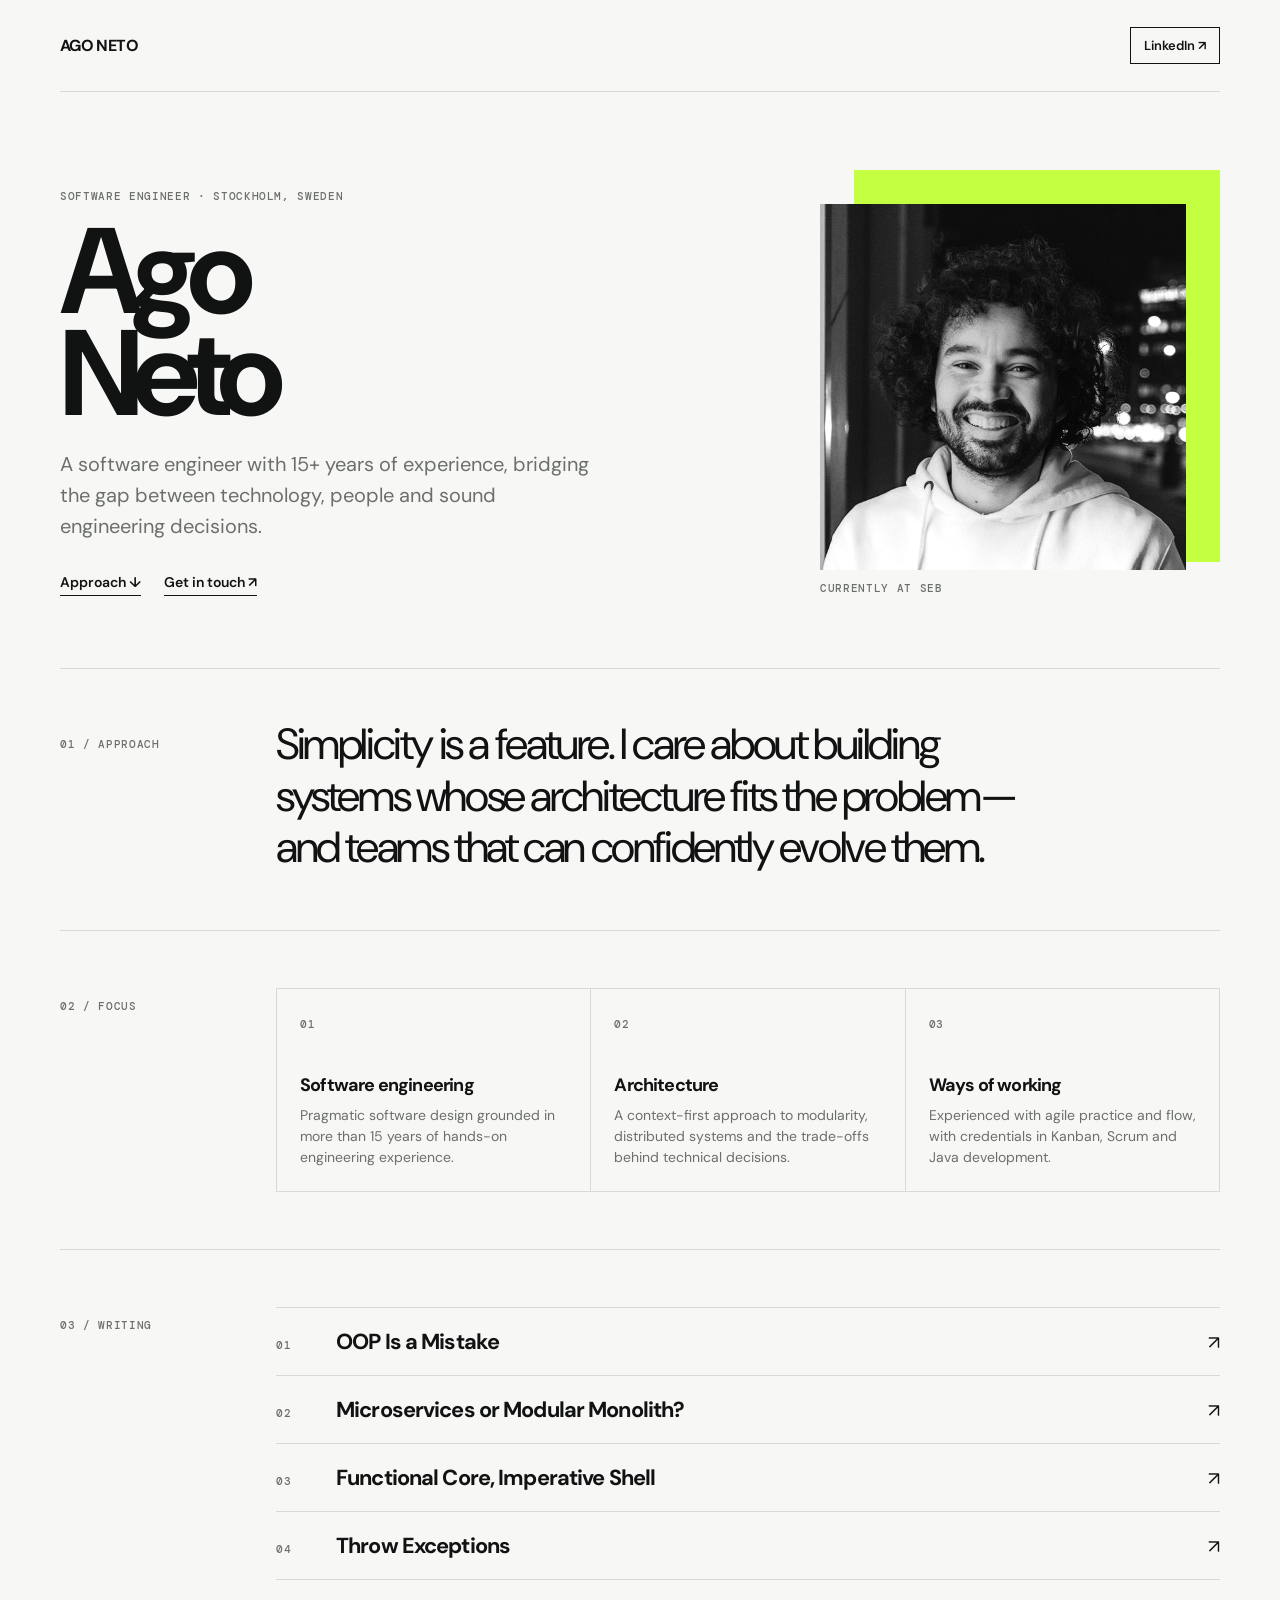
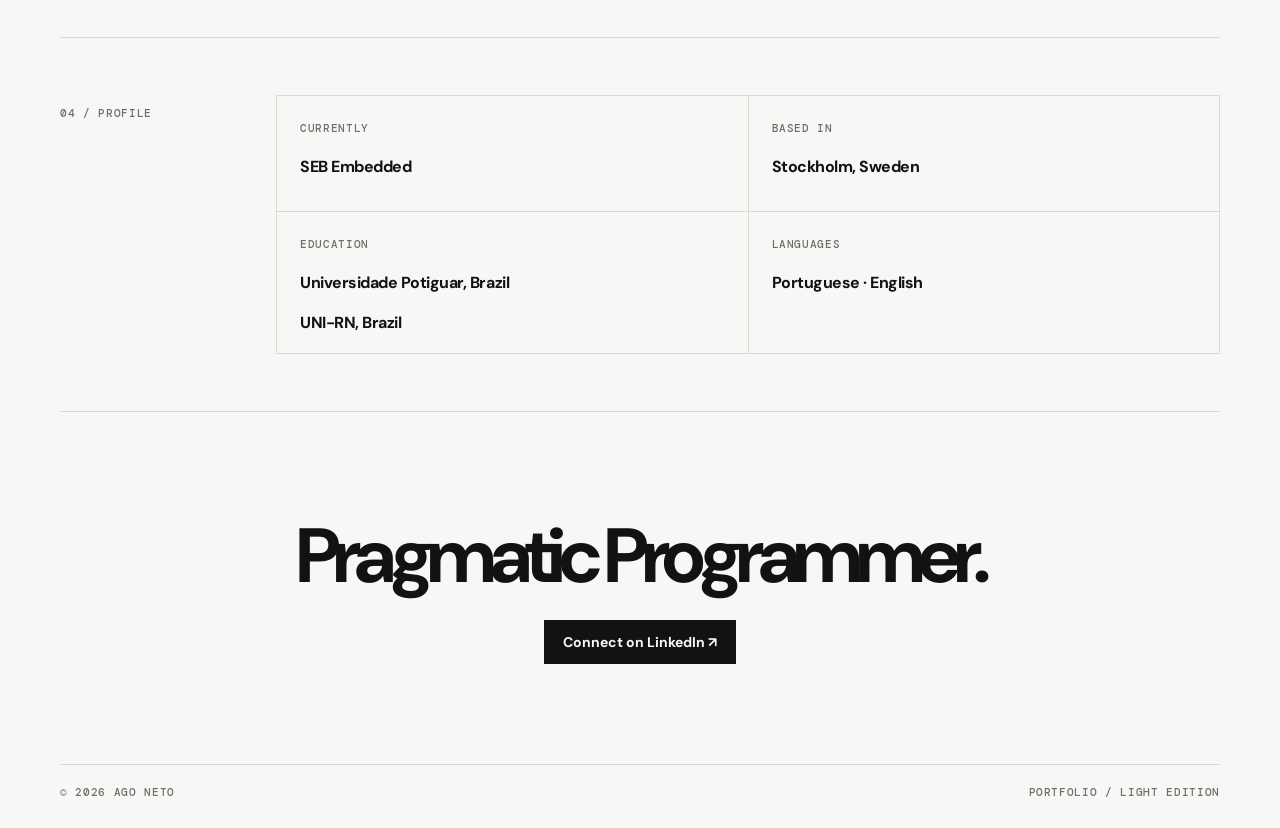
<file: index.html>
<!doctype html>
<html lang="en"><head><meta charset="utf-8"><meta name="viewport" content="width=device-width,initial-scale=1"><meta name="description" content="Portfolio of Ago Neto, software engineer at SEB Embedded."><title>Ago Neto — Software Engineer</title><link rel="stylesheet" href="styles.css"></head>
<body><main class="shell"><nav><a class="name" href="#top">AGO NETO</a><a href="https://www.linkedin.com/in/acnetto/" target="_blank" rel="noreferrer">LinkedIn ↗</a></nav>
<section class="hero" id="top"><div><p class="mono kicker">Software engineer · Stockholm, Sweden</p><h1>Ago<br>Neto</h1><p class="summary">A software engineer with 15+ years of experience, bridging the gap between technology, people and sound engineering decisions.</p><div class="hero-links"><a href="#approach">Approach ↓</a><a href="#contact">Get in touch ↗</a></div></div><div class="portrait-box"><img src="ago-neto.jpg" alt="Portrait of Ago Neto"><span class="mono">Currently at SEB</span></div></section>
<section class="section" id="approach"><p class="mono section-label">01 / Approach</p><p class="lead">Simplicity is a feature. I care about building systems whose architecture fits the problem—and teams that can confidently evolve them.</p></section>
<section class="section"><p class="mono section-label">02 / Focus</p><div class="capabilities"><article class="capability"><span class="mono number">01</span><h3>Software engineering</h3><p>Pragmatic software design grounded in more than 15 years of hands-on engineering experience.</p></article><article class="capability"><span class="mono number">02</span><h3>Architecture</h3><p>A context-first approach to modularity, distributed systems and the trade-offs behind technical decisions.</p></article><article class="capability"><span class="mono number">03</span><h3>Ways of working</h3><p>Experienced with agile practice and flow, with credentials in Kanban, Scrum and Java development.</p></article></div></section>
<section class="section"><p class="mono section-label">03 / Writing</p><div class="writing"><a href="https://github.com/acneto/oop-is-a-mistake" target="_blank" rel="noreferrer"><span class="mono">01</span><b>OOP Is a Mistake</b><i>↗</i></a><a href="https://github.com/acneto/microservices-modular-monolith" target="_blank" rel="noreferrer"><span class="mono">02</span><b>Microservices or Modular Monolith?</b><i>↗</i></a><a href="https://github.com/acneto/functional-core" target="_blank" rel="noreferrer"><span class="mono">03</span><b>Functional Core, Imperative Shell</b><i>↗</i></a><a href="https://github.com/acneto/throw-exceptions" target="_blank" rel="noreferrer"><span class="mono">04</span><b>Throw Exceptions</b><i>↗</i></a></div></section>
<section class="section"><p class="mono section-label">04 / Profile</p><div class="details"><div class="detail"><span class="mono">Currently</span><b>SEB Embedded</b></div><div class="detail"><span class="mono">Based in</span><b>Stockholm, Sweden</b></div><div class="detail"><span class="mono">Education</span>
	<b>Universidade Potiguar, Brazil</b>
	<b>UNI-RN, Brazil</b>
</div><div class="detail"><span class="mono">Languages</span><b>Portuguese · English</b></div></div></section>
<section class="contact" id="contact"><h2>Pragmatic Programmer.</h2><a href="https://www.linkedin.com/in/acnetto/" target="_blank" rel="noreferrer">Connect on LinkedIn ↗</a></section><footer class="mono"><span>© 2026 Ago Neto</span><span>Portfolio / Light edition</span></footer></main></body></html>
</file>
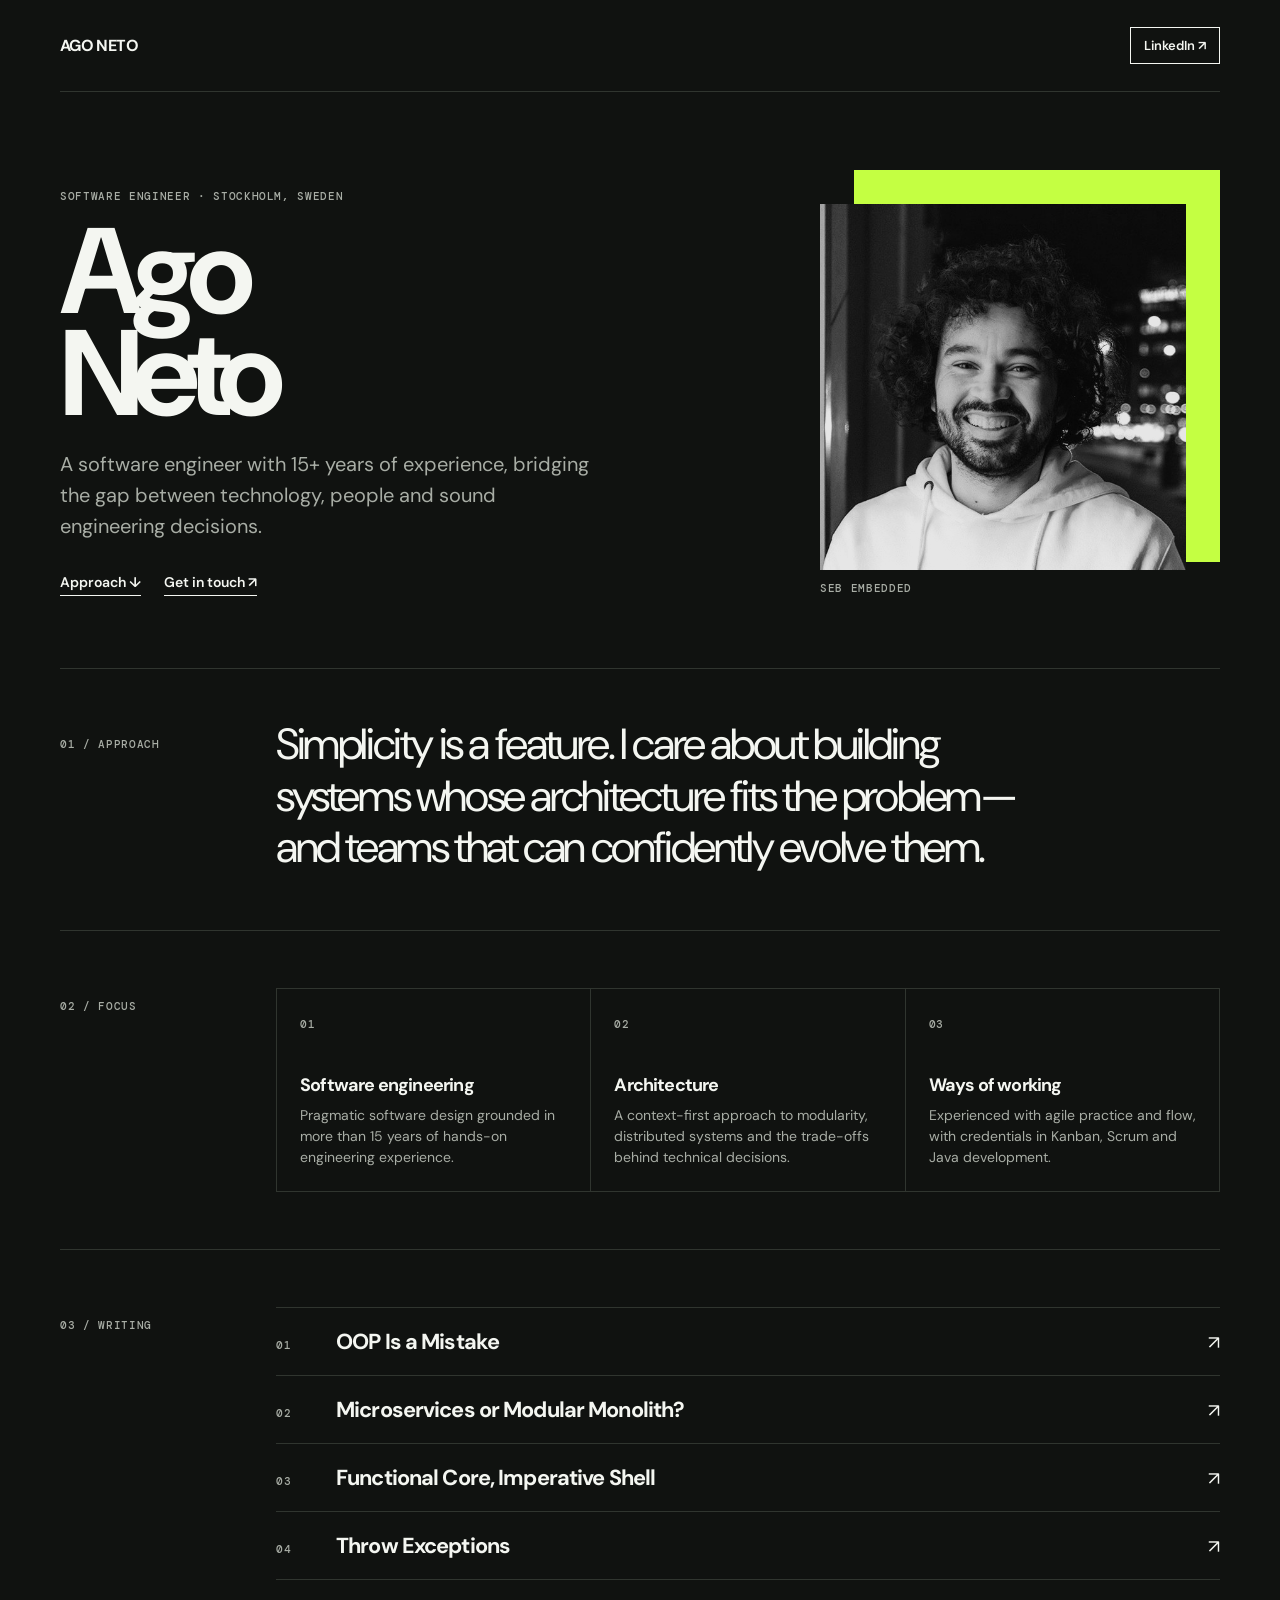
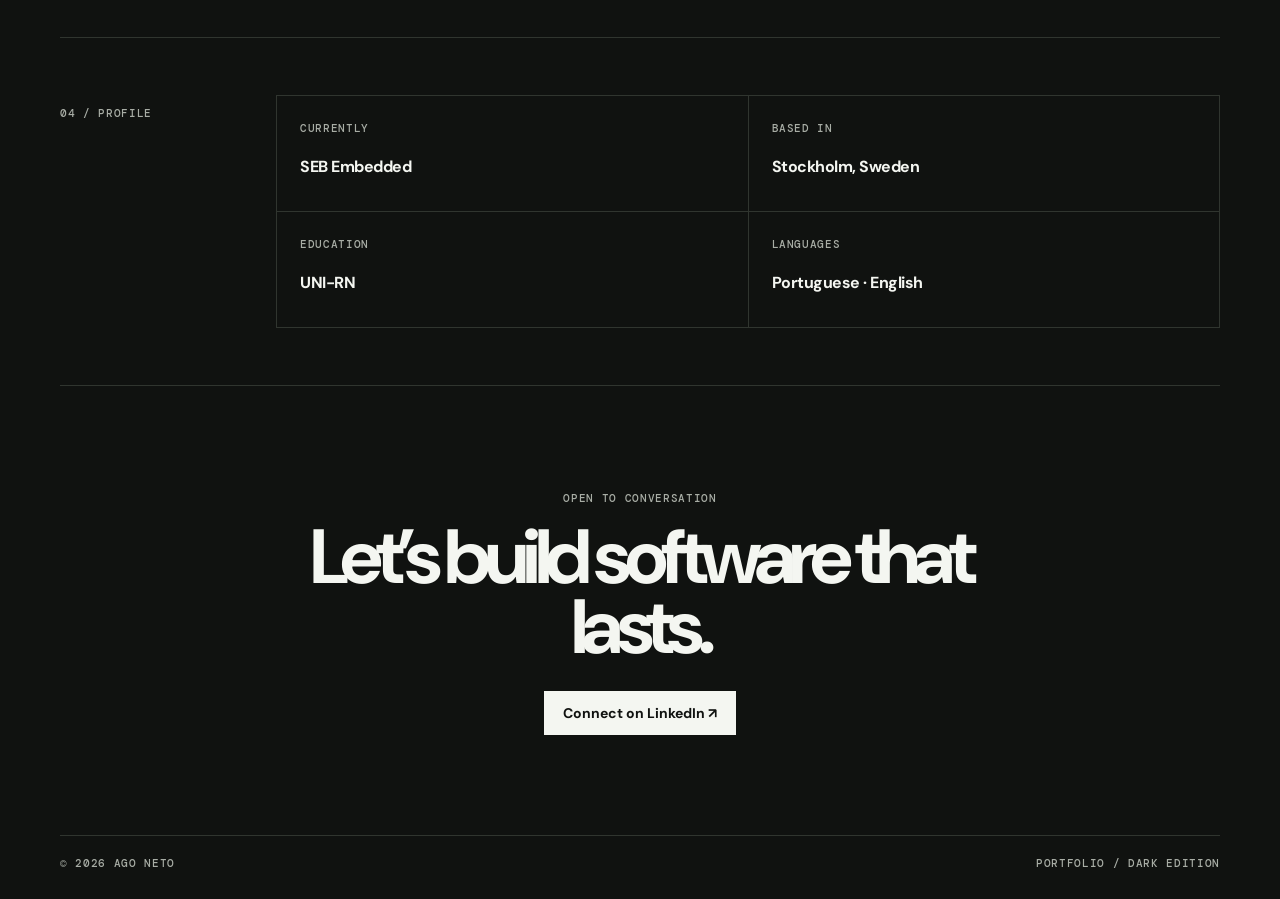
<file: index-dark.html>
<!doctype html>
<html lang="en"><head><meta charset="utf-8"><meta name="viewport" content="width=device-width,initial-scale=1"><meta name="description" content="Portfolio of Ago Neto, software engineer at SEB Embedded."><title>Ago Neto — Software Engineer / Dark</title><link rel="stylesheet" href="styles.css"><style>:root{--bg:#101210;--ink:#f4f6f1;--muted:#a8ada5;--line:#30352f;--panel:#1a1e1a;--signal:#c4ff42}.portrait-box img{filter:grayscale(1) contrast(1.04) brightness(.9)}</style></head>
<body><main class="shell"><nav><a class="name" href="#top">AGO NETO</a><a href="https://www.linkedin.com/in/acnetto/" target="_blank" rel="noreferrer">LinkedIn ↗</a></nav>
<section class="hero" id="top"><div><p class="mono kicker">Software engineer · Stockholm, Sweden</p><h1>Ago<br>Neto</h1><p class="summary">A software engineer with 15+ years of experience, bridging the gap between technology, people and sound engineering decisions.</p><div class="hero-links"><a href="#approach">Approach ↓</a><a href="#contact">Get in touch ↗</a></div></div><div class="portrait-box"><img src="ago-neto.jpg" alt="Portrait of Ago Neto"><span class="mono">SEB Embedded</span></div></section>
<section class="section" id="approach"><p class="mono section-label">01 / Approach</p><p class="lead">Simplicity is a feature. I care about building systems whose architecture fits the problem—and teams that can confidently evolve them.</p></section>
<section class="section"><p class="mono section-label">02 / Focus</p><div class="capabilities"><article class="capability"><span class="mono number">01</span><h3>Software engineering</h3><p>Pragmatic software design grounded in more than 15 years of hands-on engineering experience.</p></article><article class="capability"><span class="mono number">02</span><h3>Architecture</h3><p>A context-first approach to modularity, distributed systems and the trade-offs behind technical decisions.</p></article><article class="capability"><span class="mono number">03</span><h3>Ways of working</h3><p>Experienced with agile practice and flow, with credentials in Kanban, Scrum and Java development.</p></article></div></section>
<section class="section"><p class="mono section-label">03 / Writing</p><div class="writing"><a href="https://github.com/acneto/oop-is-a-mistake" target="_blank" rel="noreferrer"><span class="mono">01</span><b>OOP Is a Mistake</b><i>↗</i></a><a href="https://github.com/acneto/microservices-modular-monolith" target="_blank" rel="noreferrer"><span class="mono">02</span><b>Microservices or Modular Monolith?</b><i>↗</i></a><a href="https://github.com/acneto/functional-core" target="_blank" rel="noreferrer"><span class="mono">03</span><b>Functional Core, Imperative Shell</b><i>↗</i></a><a href="https://github.com/acneto/throw-exceptions" target="_blank" rel="noreferrer"><span class="mono">04</span><b>Throw Exceptions</b><i>↗</i></a></div></section>
<section class="section"><p class="mono section-label">04 / Profile</p><div class="details"><div class="detail"><span class="mono">Currently</span><b>SEB Embedded</b></div><div class="detail"><span class="mono">Based in</span><b>Stockholm, Sweden</b></div><div class="detail"><span class="mono">Education</span><b>UNI-RN</b></div><div class="detail"><span class="mono">Languages</span><b>Portuguese · English</b></div></div></section>
<section class="contact" id="contact"><p class="mono kicker">Open to conversation</p><h2>Let’s build software that lasts.</h2><a href="https://www.linkedin.com/in/acnetto/" target="_blank" rel="noreferrer">Connect on LinkedIn ↗</a></section><footer class="mono"><span>© 2026 Ago Neto</span><span>Portfolio / Dark edition</span></footer></main></body></html>
</file>
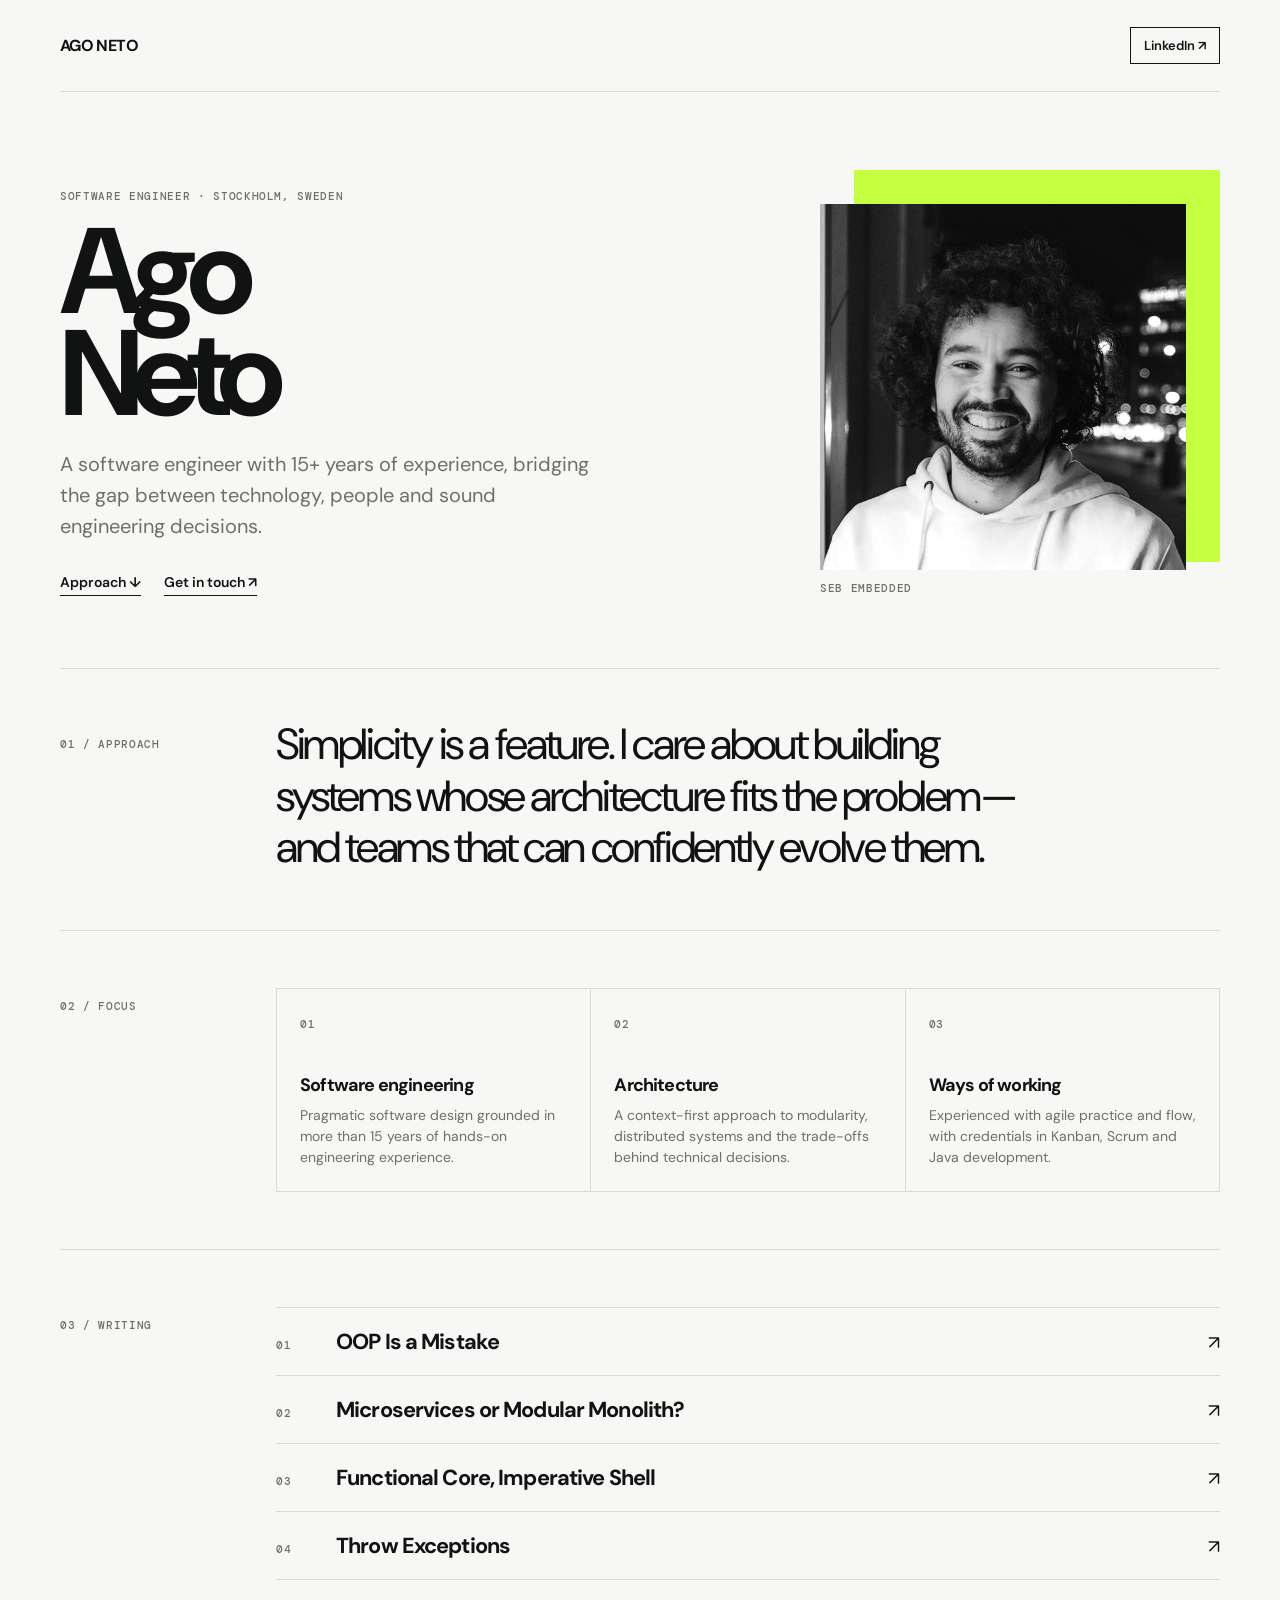
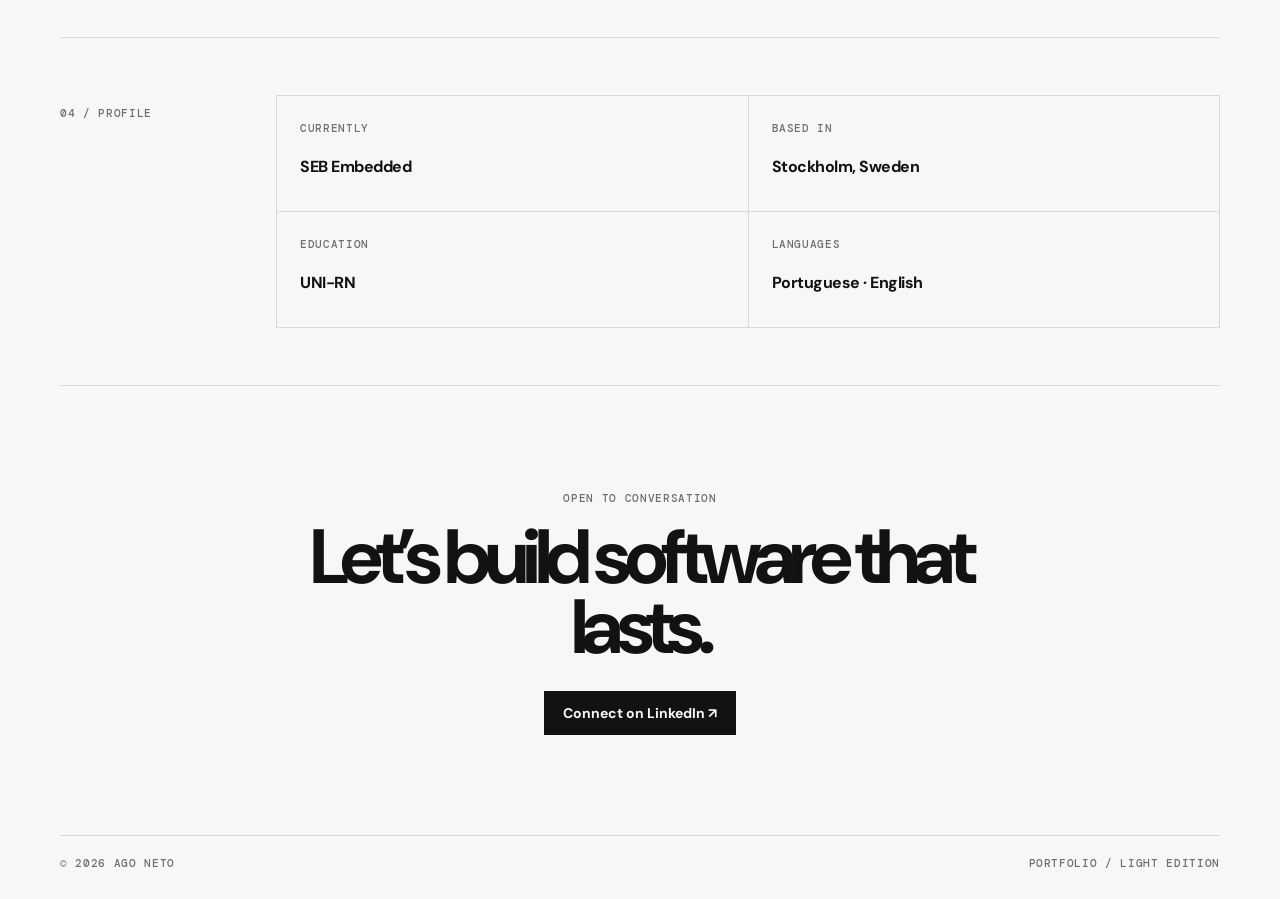
<file: light.html>
<!doctype html>
<html lang="en"><head><meta charset="utf-8"><meta name="viewport" content="width=device-width,initial-scale=1"><meta name="description" content="Portfolio of Ago Neto, software engineer at SEB Embedded."><title>Ago Neto — Software Engineer</title><link rel="stylesheet" href="styles.css"></head>
<body><main class="shell"><nav><a class="name" href="#top">AGO NETO</a><a href="https://www.linkedin.com/in/acnetto/" target="_blank" rel="noreferrer">LinkedIn ↗</a></nav>
<section class="hero" id="top"><div><p class="mono kicker">Software engineer · Stockholm, Sweden</p><h1>Ago<br>Neto</h1><p class="summary">A software engineer with 15+ years of experience, bridging the gap between technology, people and sound engineering decisions.</p><div class="hero-links"><a href="#approach">Approach ↓</a><a href="#contact">Get in touch ↗</a></div></div><div class="portrait-box"><img src="ago-neto.jpg" alt="Portrait of Ago Neto"><span class="mono">SEB Embedded</span></div></section>
<section class="section" id="approach"><p class="mono section-label">01 / Approach</p><p class="lead">Simplicity is a feature. I care about building systems whose architecture fits the problem—and teams that can confidently evolve them.</p></section>
<section class="section"><p class="mono section-label">02 / Focus</p><div class="capabilities"><article class="capability"><span class="mono number">01</span><h3>Software engineering</h3><p>Pragmatic software design grounded in more than 15 years of hands-on engineering experience.</p></article><article class="capability"><span class="mono number">02</span><h3>Architecture</h3><p>A context-first approach to modularity, distributed systems and the trade-offs behind technical decisions.</p></article><article class="capability"><span class="mono number">03</span><h3>Ways of working</h3><p>Experienced with agile practice and flow, with credentials in Kanban, Scrum and Java development.</p></article></div></section>
<section class="section"><p class="mono section-label">03 / Writing</p><div class="writing"><a href="https://github.com/acneto/oop-is-a-mistake" target="_blank" rel="noreferrer"><span class="mono">01</span><b>OOP Is a Mistake</b><i>↗</i></a><a href="https://github.com/acneto/microservices-modular-monolith" target="_blank" rel="noreferrer"><span class="mono">02</span><b>Microservices or Modular Monolith?</b><i>↗</i></a><a href="https://github.com/acneto/functional-core" target="_blank" rel="noreferrer"><span class="mono">03</span><b>Functional Core, Imperative Shell</b><i>↗</i></a><a href="https://github.com/acneto/throw-exceptions" target="_blank" rel="noreferrer"><span class="mono">04</span><b>Throw Exceptions</b><i>↗</i></a></div></section>
<section class="section"><p class="mono section-label">04 / Profile</p><div class="details"><div class="detail"><span class="mono">Currently</span><b>SEB Embedded</b></div><div class="detail"><span class="mono">Based in</span><b>Stockholm, Sweden</b></div><div class="detail"><span class="mono">Education</span><b>UNI-RN</b></div><div class="detail"><span class="mono">Languages</span><b>Portuguese · English</b></div></div></section>
<section class="contact" id="contact"><p class="mono kicker">Open to conversation</p><h2>Let’s build software that lasts.</h2><a href="https://www.linkedin.com/in/acnetto/" target="_blank" rel="noreferrer">Connect on LinkedIn ↗</a></section><footer class="mono"><span>© 2026 Ago Neto</span><span>Portfolio / Light edition</span></footer></main></body></html>
</file>
<file: styles.css>
@import url('https://fonts.googleapis.com/css2?family=DM+Mono:wght@400;500&family=DM+Sans:opsz,wght@9..40,400;9..40,500;9..40,600;9..40,700&display=swap');

:root { --bg:#f7f7f5; --ink:#111312; --muted:#6c706a; --line:#d8dbd5; --panel:#ecefea; --signal:#c4ff42; }
* { box-sizing:border-box; } html { scroll-behavior:smooth; } body { margin:0; background:var(--bg); color:var(--ink); font-family:'DM Sans',sans-serif; }
a { color:inherit; text-decoration:none; } .shell { width:min(1160px, calc(100% - 48px)); margin:auto; } .mono { font:500 11px/1.4 'DM Mono',monospace; letter-spacing:.06em; text-transform:uppercase; }
nav { height:92px; display:flex; align-items:center; justify-content:space-between; border-bottom:1px solid var(--line); } nav .name { font-weight:700; letter-spacing:-.04em; } nav a:last-child { padding:9px 13px; border:1px solid var(--ink); font-size:13px; font-weight:600; }
.hero { display:grid; grid-template-columns:1.08fr .92fr; gap:68px; align-items:end; padding:78px 0 72px; border-bottom:1px solid var(--line); } .kicker { color:var(--muted); } h1 { margin:17px 0 24px; font-size:clamp(4rem,9.5vw,8.1rem); line-height:.84; letter-spacing:-.092em; font-weight:700; } .summary { max-width:530px; color:var(--muted); font-size:20px; line-height:1.55; } .hero-links { display:flex; gap:23px; margin-top:31px; font-size:14px; font-weight:600; } .hero-links a { border-bottom:1px solid var(--ink); padding-bottom:4px; }
.portrait-box { position:relative; width:min(100%,400px); justify-self:end; padding:34px 34px 0 0; } .portrait-box::before { content:''; position:absolute; inset:0 0 34px 34px; background:var(--signal); } .portrait-box img { position:relative; display:block; width:100%; aspect-ratio:1; object-fit:cover; filter:grayscale(1) contrast(1.04); } .portrait-box span { position:relative; display:block; margin-top:11px; color:var(--muted); }
.section { display:grid; grid-template-columns:170px 1fr; gap:46px; padding:57px 0; border-bottom:1px solid var(--line); } .section-label { color:var(--muted); } .lead { max-width:780px; margin:-7px 0 0; font-size:clamp(1.8rem,3.4vw,3rem); line-height:1.18; letter-spacing:-.055em; }
.capabilities { display:grid; grid-template-columns:repeat(3,1fr); gap:1px; background:var(--line); border:1px solid var(--line); } .capability { min-height:200px; padding:23px; background:var(--bg); } .capability .number { color:var(--muted); } .capability h3 { margin:43px 0 10px; font-size:18px; line-height:1.05; letter-spacing:-.045em; } .capability p { margin:0; color:var(--muted); font-size:14px; line-height:1.5; }
.details { display:grid; grid-template-columns:1fr 1fr; gap:1px; background:var(--line); border:1px solid var(--line); } .detail { min-height:115px; padding:20px 23px; background:var(--bg); } .detail b { display:block; margin-top:19px; font-size:16px; letter-spacing:-.03em; } .detail span { color:var(--muted); }
.writing { border-top:1px solid var(--line); } .writing a { display:grid; grid-template-columns:42px minmax(0,1fr) 28px; gap:18px; align-items:baseline; padding:19px 0; border-bottom:1px solid var(--line); transition:padding .2s ease, color .2s ease; } .writing a:hover { color:var(--muted); padding-left:8px; } .writing b { font-size:clamp(1.05rem,1.7vw,1.38rem); letter-spacing:-.04em; } .writing span { color:var(--muted); } .writing i { justify-self:end; font-style:normal; font-size:19px; }
.contact { padding:94px 0 100px; text-align:center; } .contact h2 { max-width:800px; margin:15px auto 28px; font-size:clamp(3rem,6vw,6rem); line-height:.92; letter-spacing:-.085em; } .contact a { display:inline-block; padding:13px 19px; background:var(--ink); color:var(--bg); font-size:14px; font-weight:700; } footer { display:flex; justify-content:space-between; padding:20px 0 28px; color:var(--muted); border-top:1px solid var(--line); }
@media(max-width:760px) { .shell{width:min(100% - 40px,1160px)} nav{height:72px}.hero{grid-template-columns:1fr;gap:50px;padding:52px 0 58px}.portrait-box{justify-self:start;width:min(340px,85%)}.section{grid-template-columns:1fr;gap:24px;padding:42px 0}.capabilities{grid-template-columns:1fr}.details{grid-template-columns:1fr}.contact{padding:65px 0}footer{gap:12px;flex-direction:column} }
</file>
